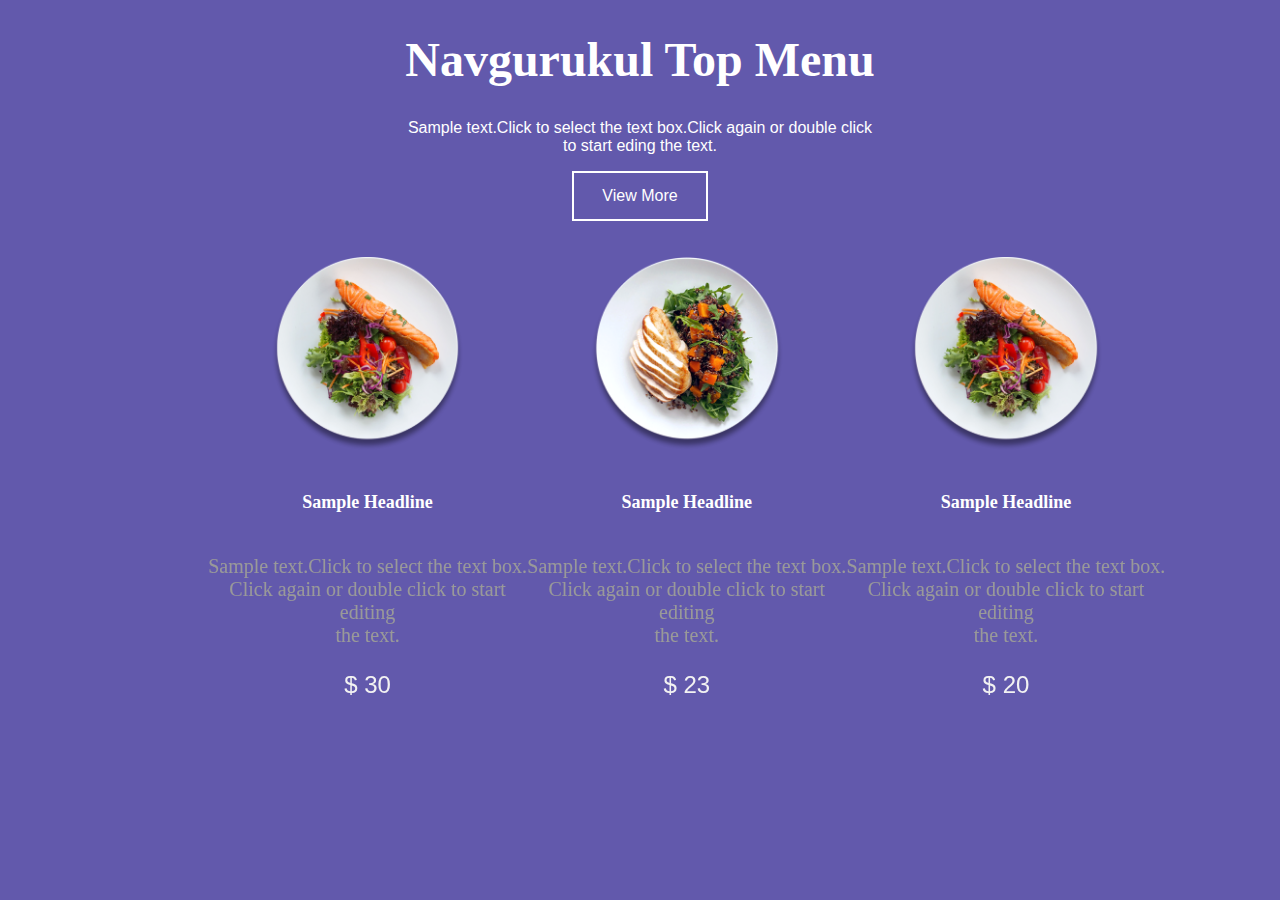
<file: web-page-master/index.html>
<!DOCTYPE html>
<html lang="en">
<head>
    <link rel="stylesheet" href="index.css">
    <title>Document</title>
</head>
<body>
    <h1 class="name">Navgurukul Top Menu </h1>
    <p class="small_heading">Sample text.Click to select the text box.Click again or double click<br> to start eding the text.</br></p>
    <button class="button">View More</button>
<div class="row">
    <div class="column">
        <p><img class="img" src="nice1.png"></p>
        <h6 class="sample">Sample Headline</h6>
        <p class="paera">Sample text.Click to select the text box.<br>Click again or double click to start editing<br>the text.</br></p>
        <p class="doller">$ 30</p>
    </div>
    <div class="column">
        <p><img class="img" src="nice2.png"></p>
        <h6 class="sample">Sample Headline</h6>
        <p class="paera">Sample text.Click to select the text box.<br>Click again or double click to start editing</br> the text.</br></p>
        <p class="doller">$ 23</p>
    </div>
    <div class="column">
        <p><img class="img" src="nice1.png"></p>
        <h6 class="sample">Sample Headline</h6>
        <p class="paera">Sample text.Click to select the text box.<br>Click again or double click to start editing</br> the text.</br></p>
        <p class="doller">$ 20</p>
    </div>
</div>
</body>
</html>
</file>
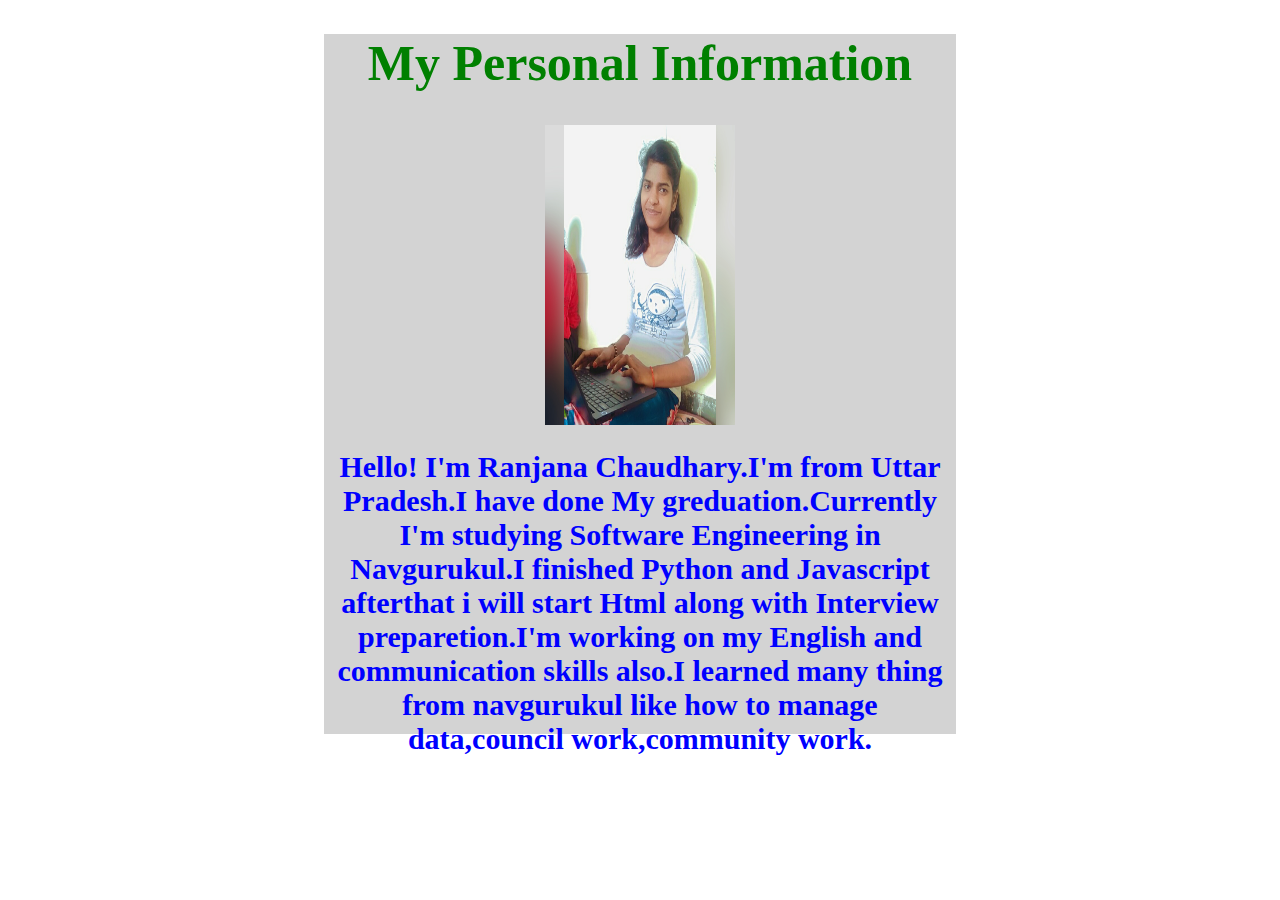
<file: portfolio-website-master/about.html>
<!DOCTYPE html>
<html>
<body>
<style>
h1{color:green;
}
h2{color: blue;
}
div{background-color: lightgrey;
    margin-left: auto;
    margin-right: auto;
    height: 700px;
    width: 50%;
}
.image {
  display: block;
  margin-left: auto;
  margin-right: auto;
  width: 30%;
}
h1 {text-align: center;}
h2{text-align: center;}
</style>
<div>
<h1 style="font-size:50px">My Personal Information</h1>
<img src="person.jpg" class="image" height="300" >
<h2 style="font-size:30px">Hello! I'm Ranjana Chaudhary.I'm from Uttar Pradesh.I have done My greduation.Currently I'm studying Software Engineering in Navgurukul.I finished Python and Javascript afterthat i will start Html along with Interview preparetion.I'm working on my English and communication skills also.I learned many thing from navgurukul like how to manage data,council work,community work.</h2>

</div>
</body>
</html>
</file>
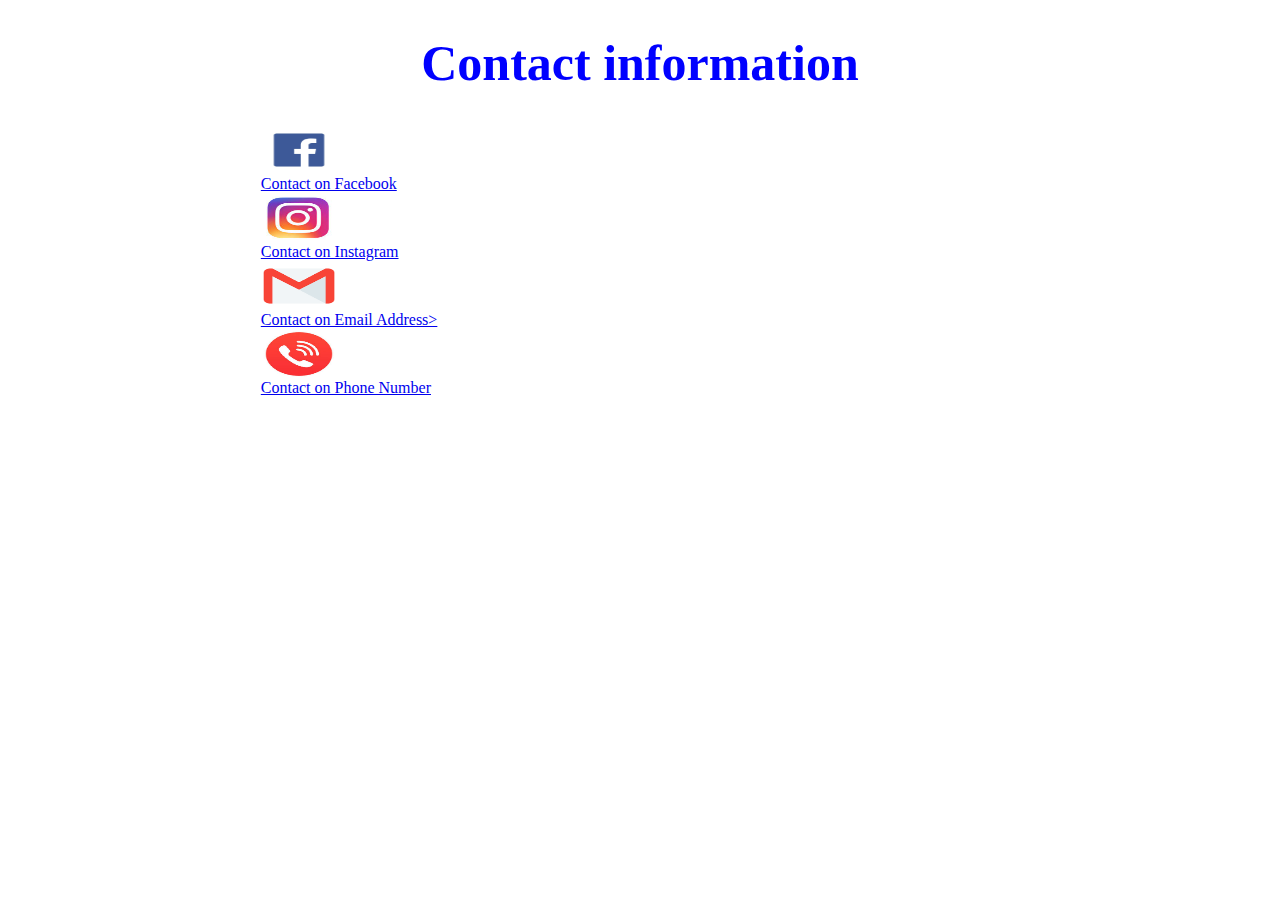
<file: portfolio-website-master/contact.html>
<!DOCTYPE html>
<html>
<body>
<style>
div{background-color: white;
    margin-left: auto;
    margin-right: auto;
    height: 500px;
    width: 60%;
}
.image {
  display: block;
  margin-right: right;
  width: 10%;
}
h1 {text-align: center;
    color:blue}
</style>
<div>
<h1 style="font-size:50px">Contact information</h1>
<img src="fb.jpg" class="image" height="50" >
<a href="https://www.facebook.com/Ranjana24081996">Contact on Facebook</a>
<img src="insta.jpg" class="image" height="50" >
<a href="https://www.instagram.com/p/COxsfkVl9rszXk-dCTbJaQq4mfLRhXAQpAHvo80/?utm_medium=copy_link">Contact on Instagram </a>
<img src="email1.jpg" class="image" height="50" >
<a href="rc6307108245@gmail.com">Contact on Email Address></a>
<img src="call.jpeg" class="image" height="50" >
<a href="6307108245">Contact on Phone Number </a>
</div>
</body>
</html>
</file>
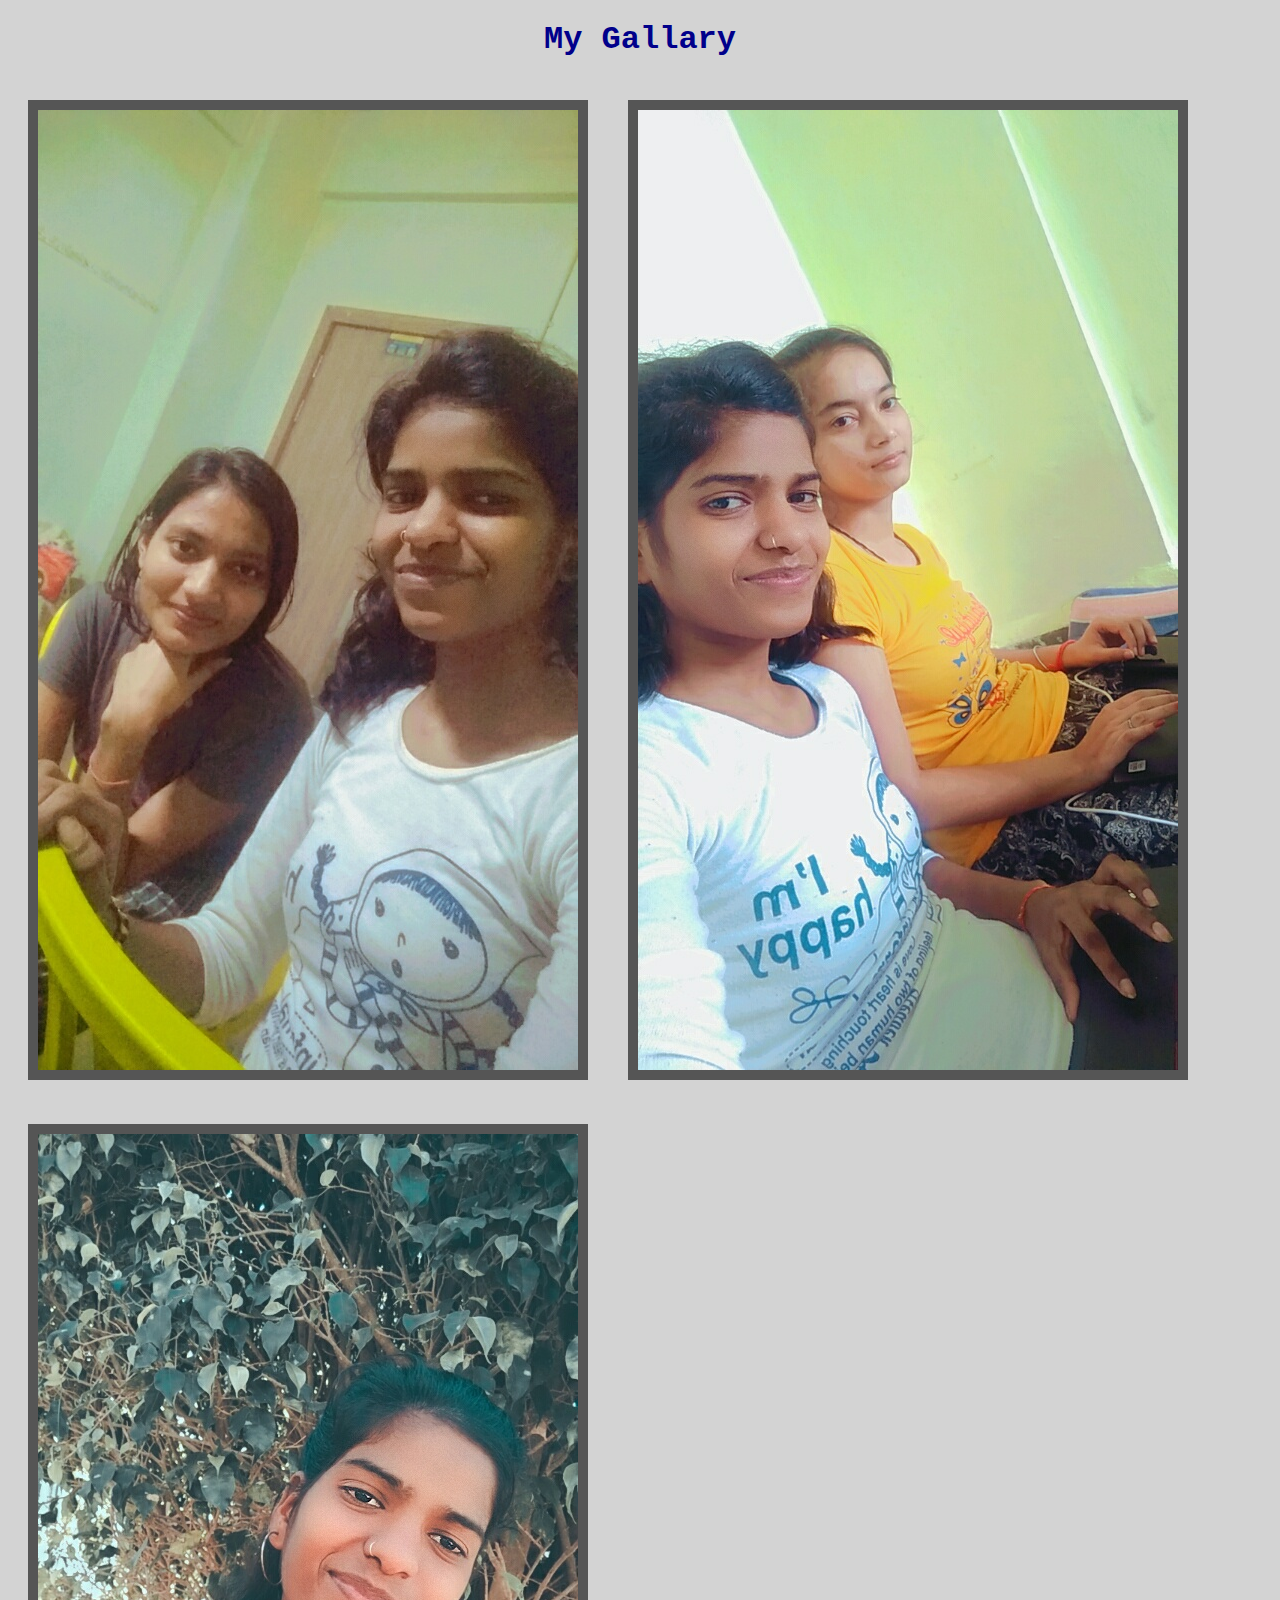
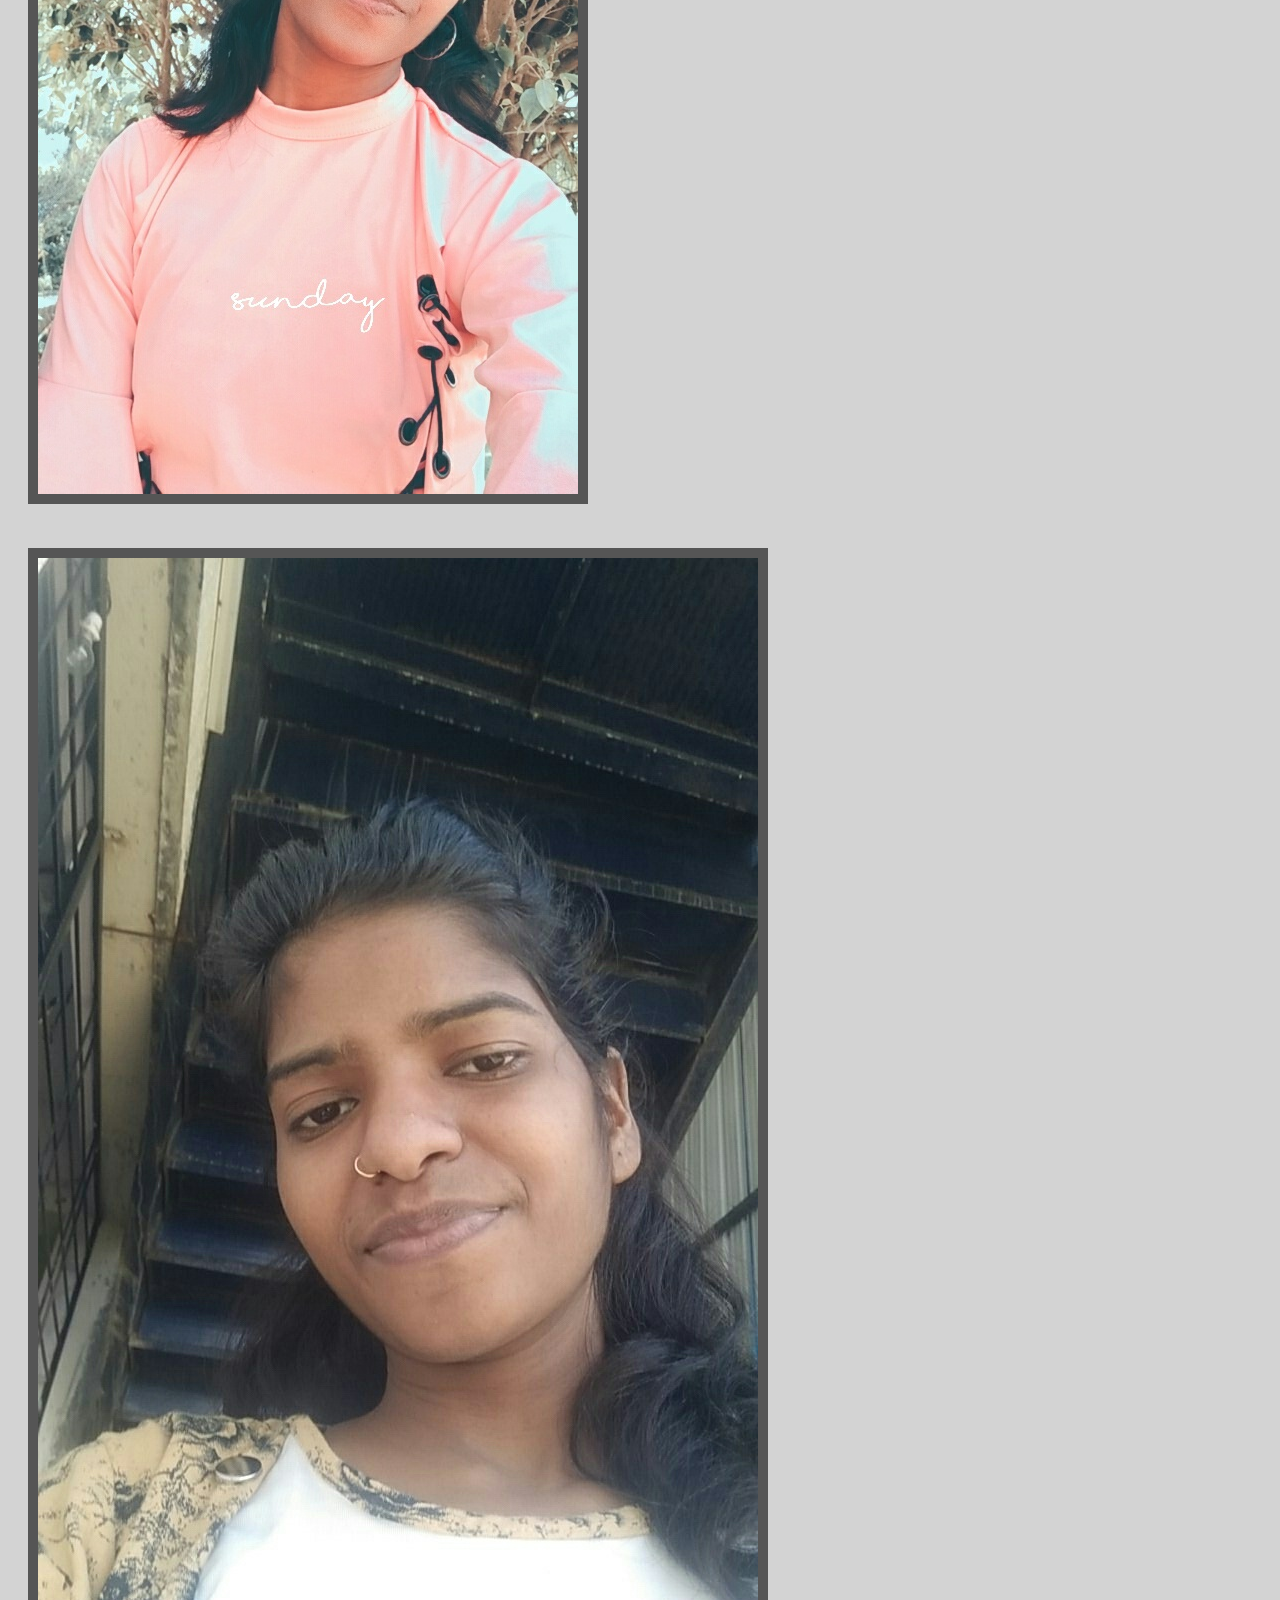
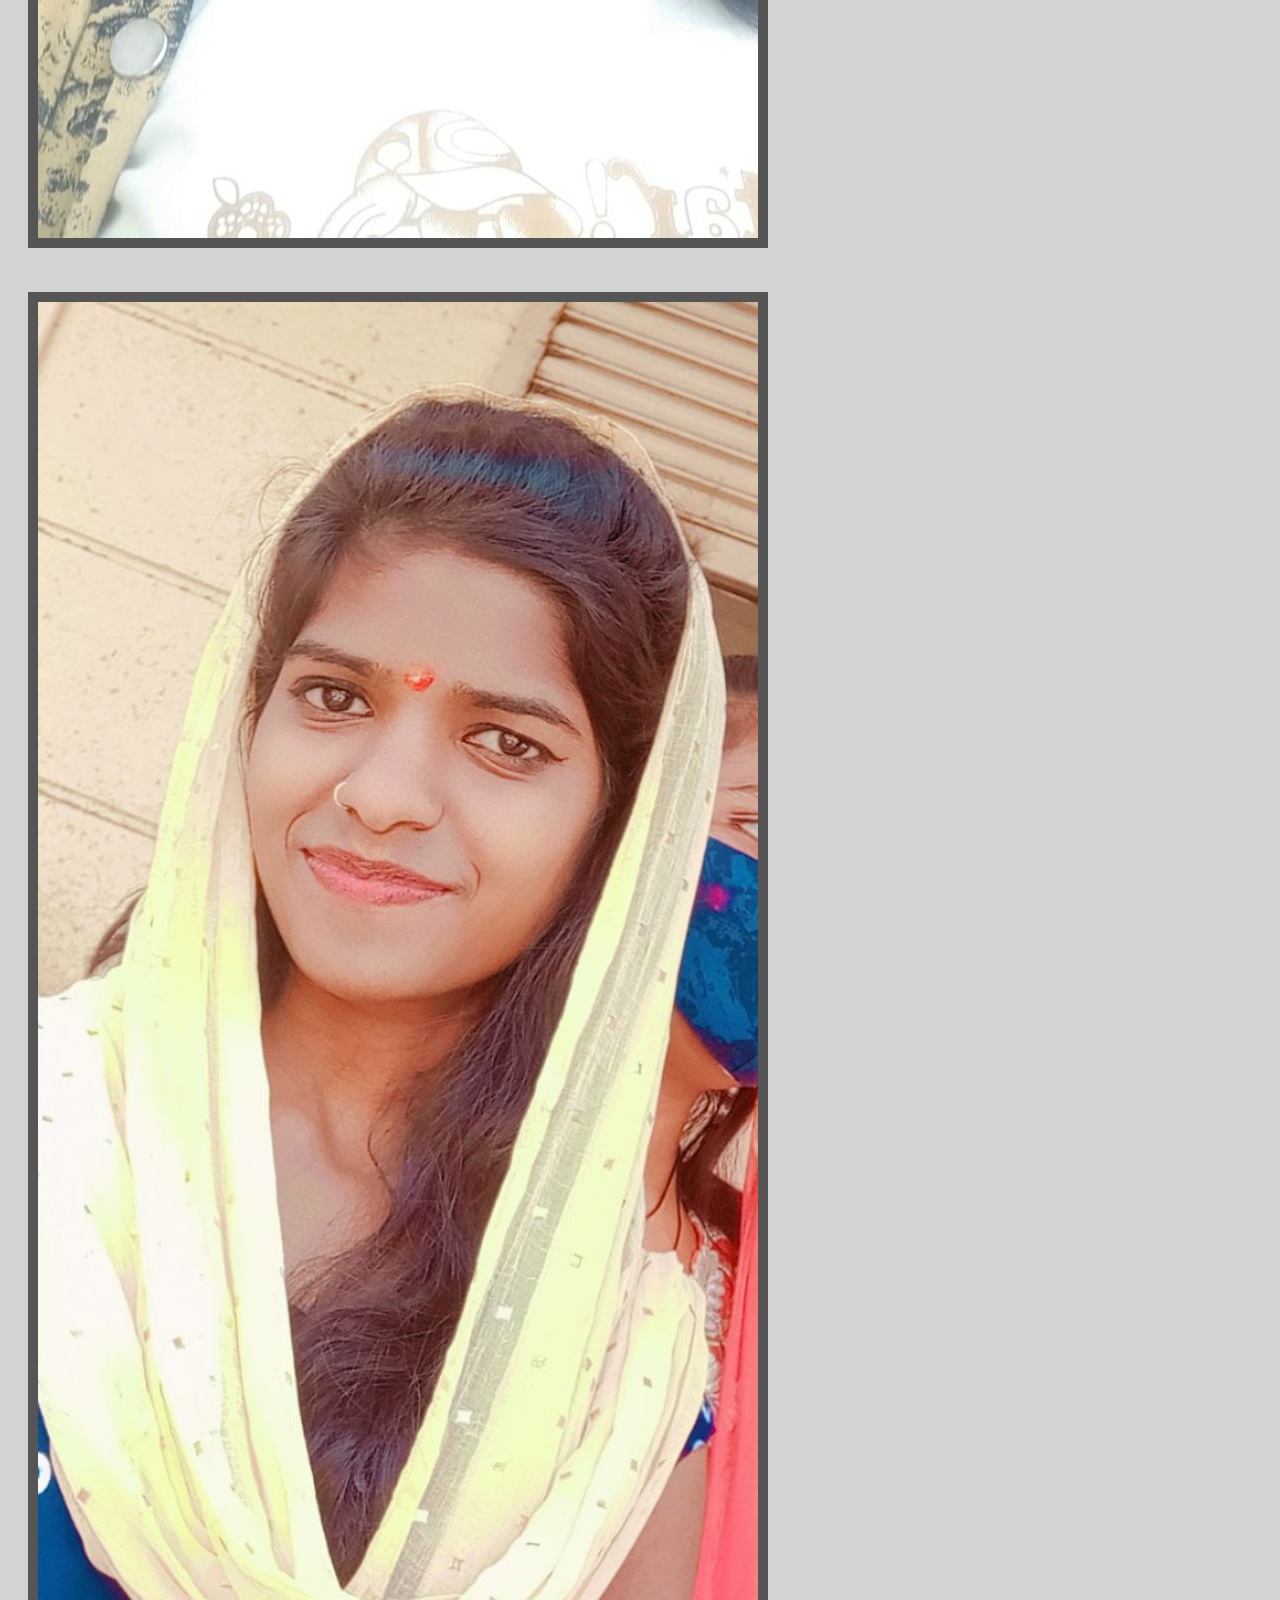
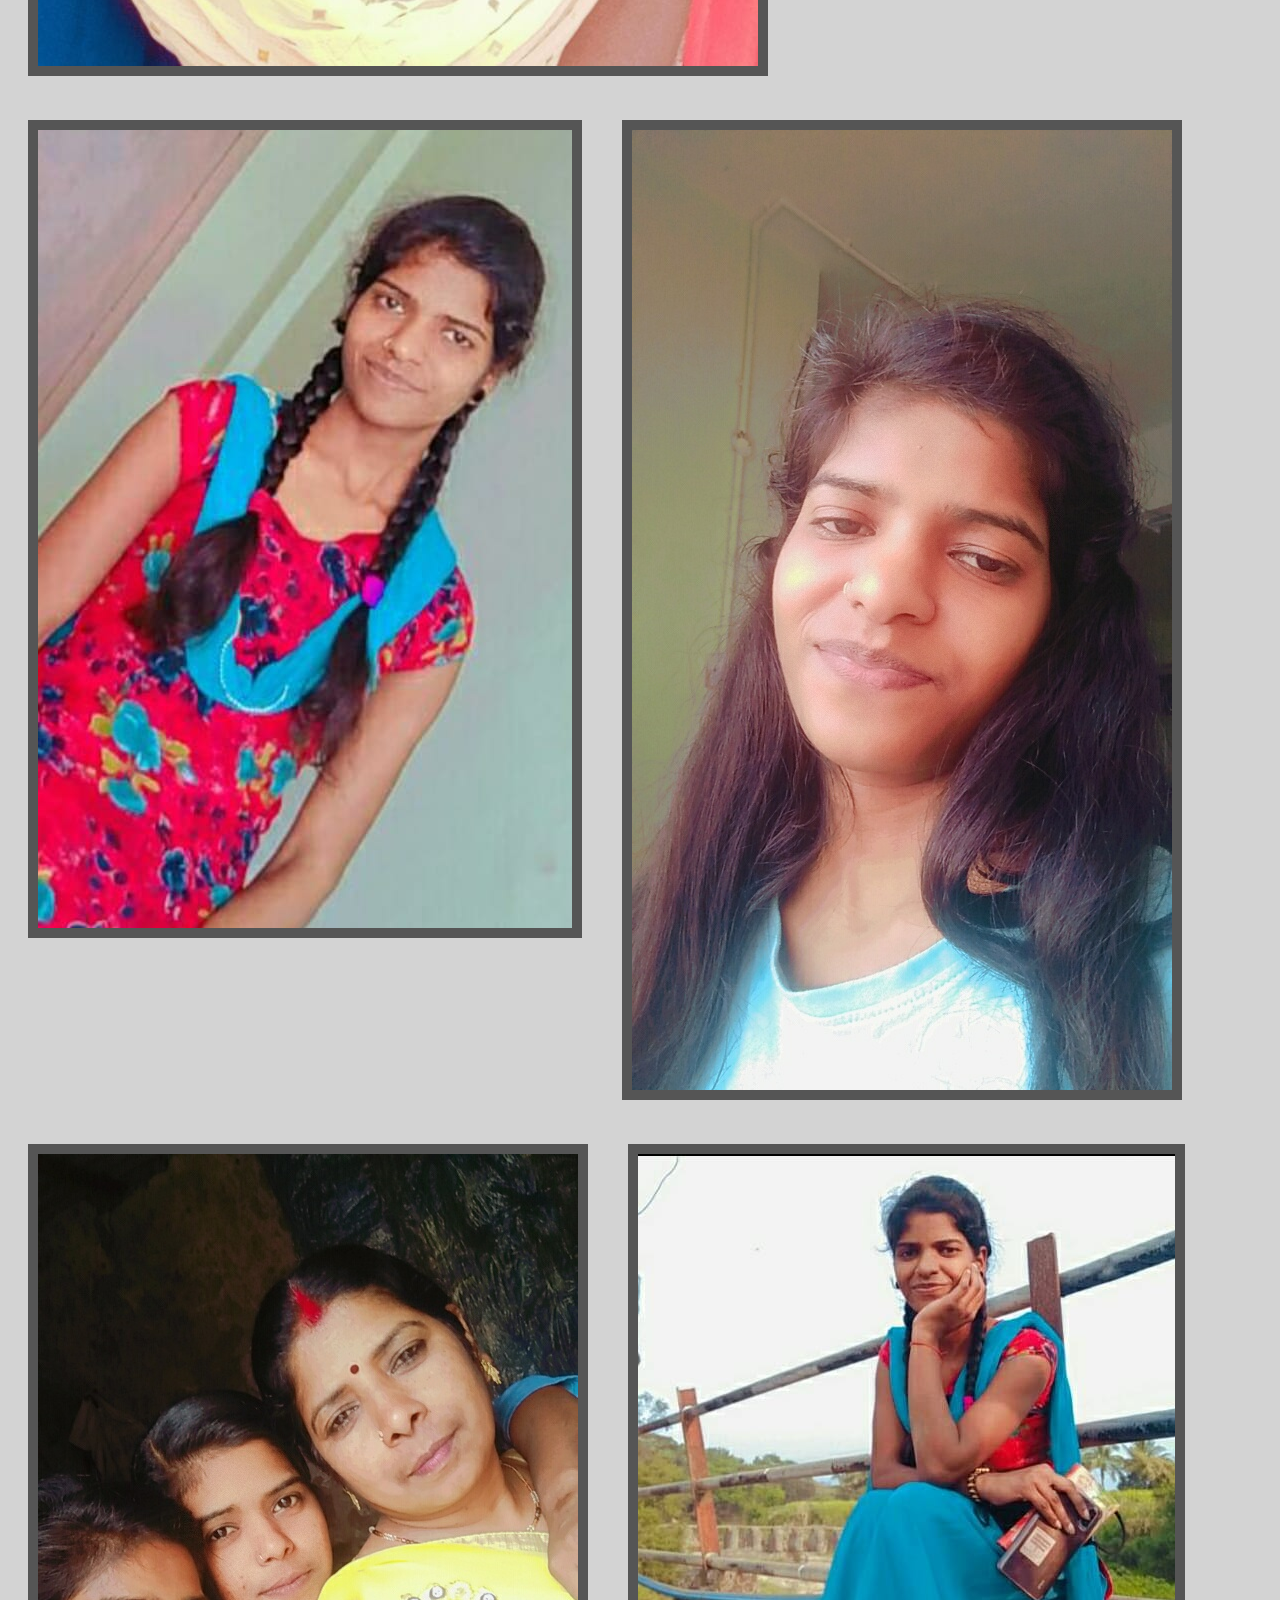
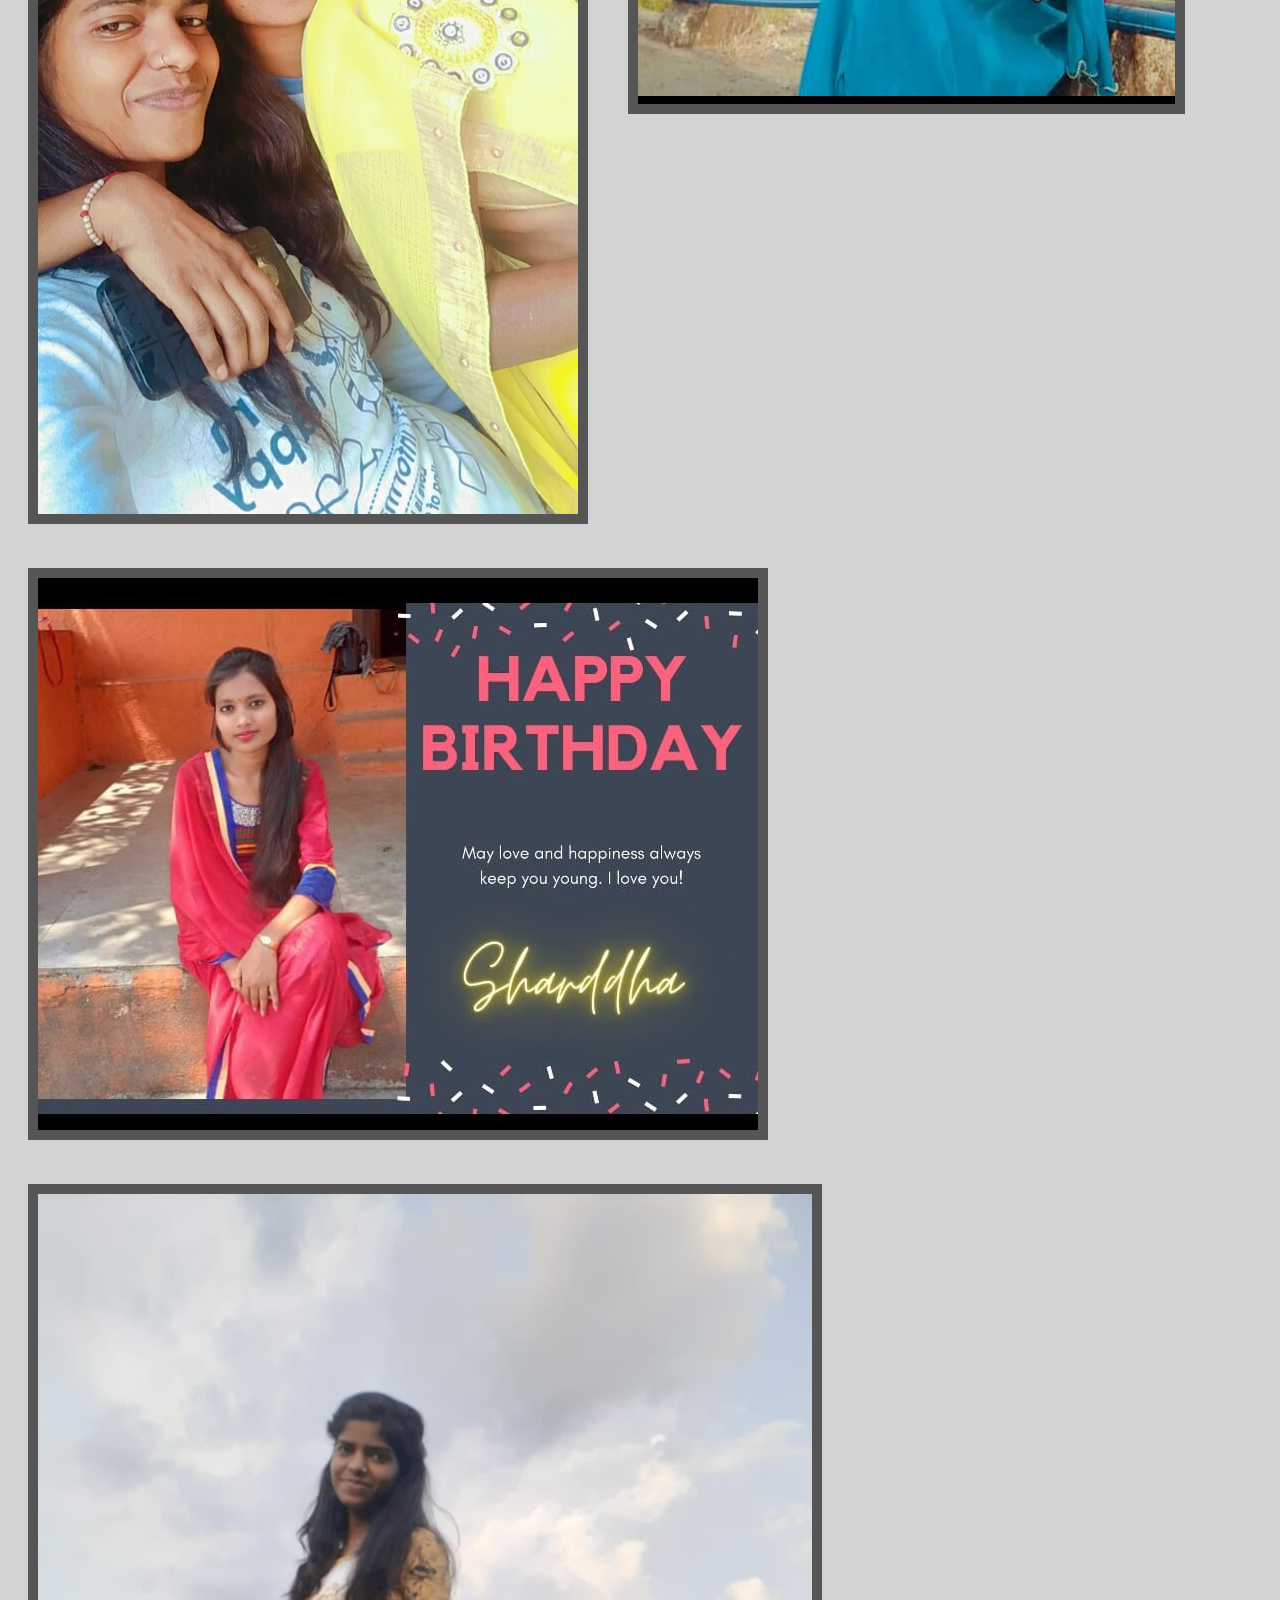
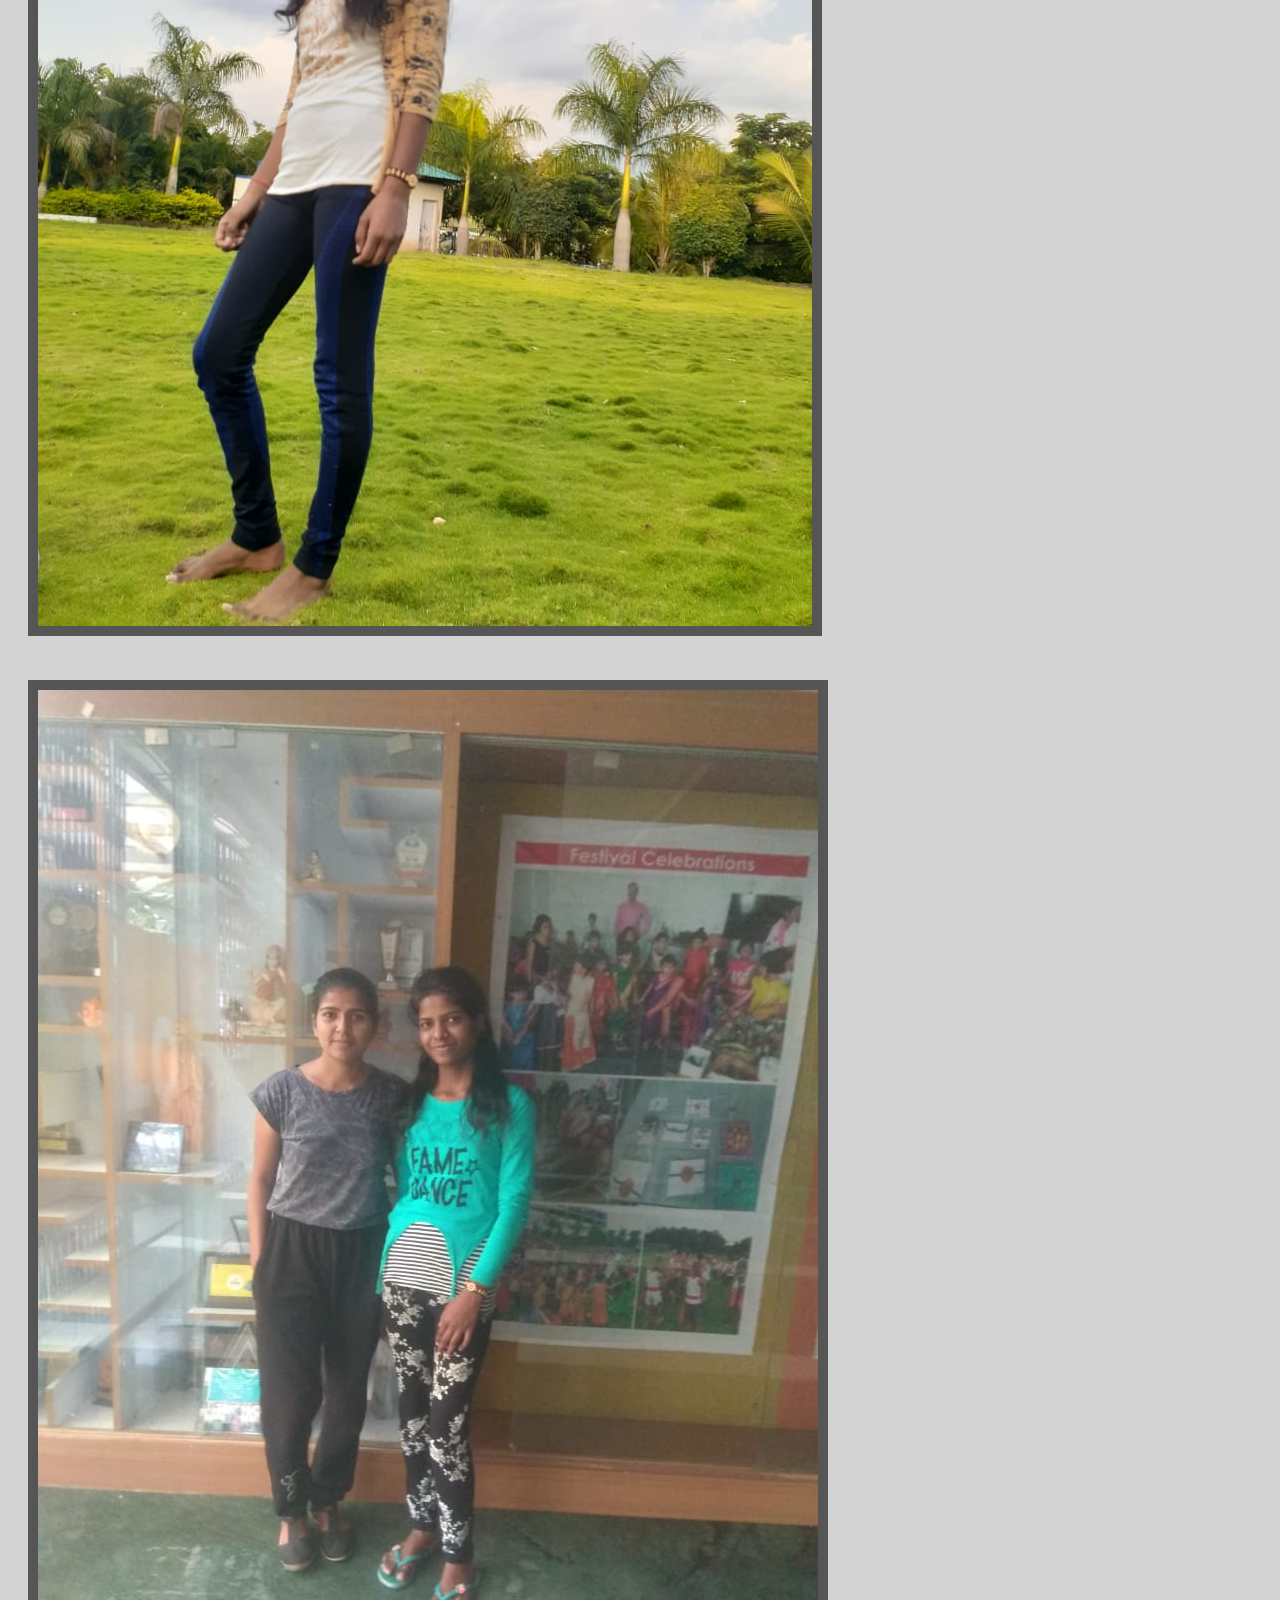
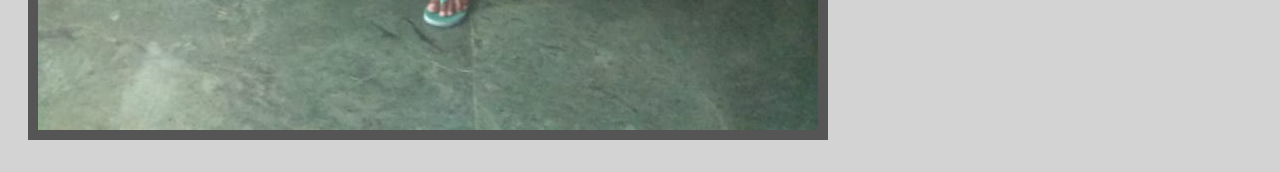
<file: portfolio-website-master/images.html>
<!DOCTYPE html>
<html>
<body>
<style>
h1{color:darkblue;
}
h2{color: blue;
}
body{background-color: lightgrey;
}
.column {
  float: left;
  padding: 20px;
}

/* Clear floats after image containers */
.row::after {
  content: "";
  clear: both;
  display: table;
}
.main_div{display: block;
     margin-left: auto;
     margin-right: auto;
 }

img {
  border: 10px solid #555;
}

h1 {text-align: center;}
h2{text-align: center;}
</style>
<h1 style="font-family:'Courier New'" style="font-size:100px">My Gallary</h1>
<div class="main_div">
 <div class="row">
  <div class="column">
    <img src="photo.jpg" class="image3" >
  </div>
  <div class="column">
    <img src="study.jpg" class="image4" >
  </div>
  <div class="column">
    <img src="myimage.jpg" class="image4" >
  </div>
  <div class="column">
    <img src="first.jpg" padding="50" >
  </div>
  <div class="column">
    <img src="IMG6.jpg" class="image4" >
  </div>
  <div class="column">
    <img src="img1.jpg" class="image4">
  </div>
  <div class="column">
   <img src="ranjana.jpg" class="image1" >
  </div>
  <div class="column">
    <img src="family.jpg" class="image2" >
  </div>  
  <div class="column">
    <img src="img2.jpg" class="image4" >
  </div>
  <div class="column">
    <img src="sh.jpg" class="image4" >
  </div>
  <div class="column">
    <img src="IMG3.jpg" class="image4" >
  </div>
  <div class="column">
    <img src="IMG7.jpg" class="image4" >
  </div>
  
 </div> 
</div>
 
</body>
</html>
</file>
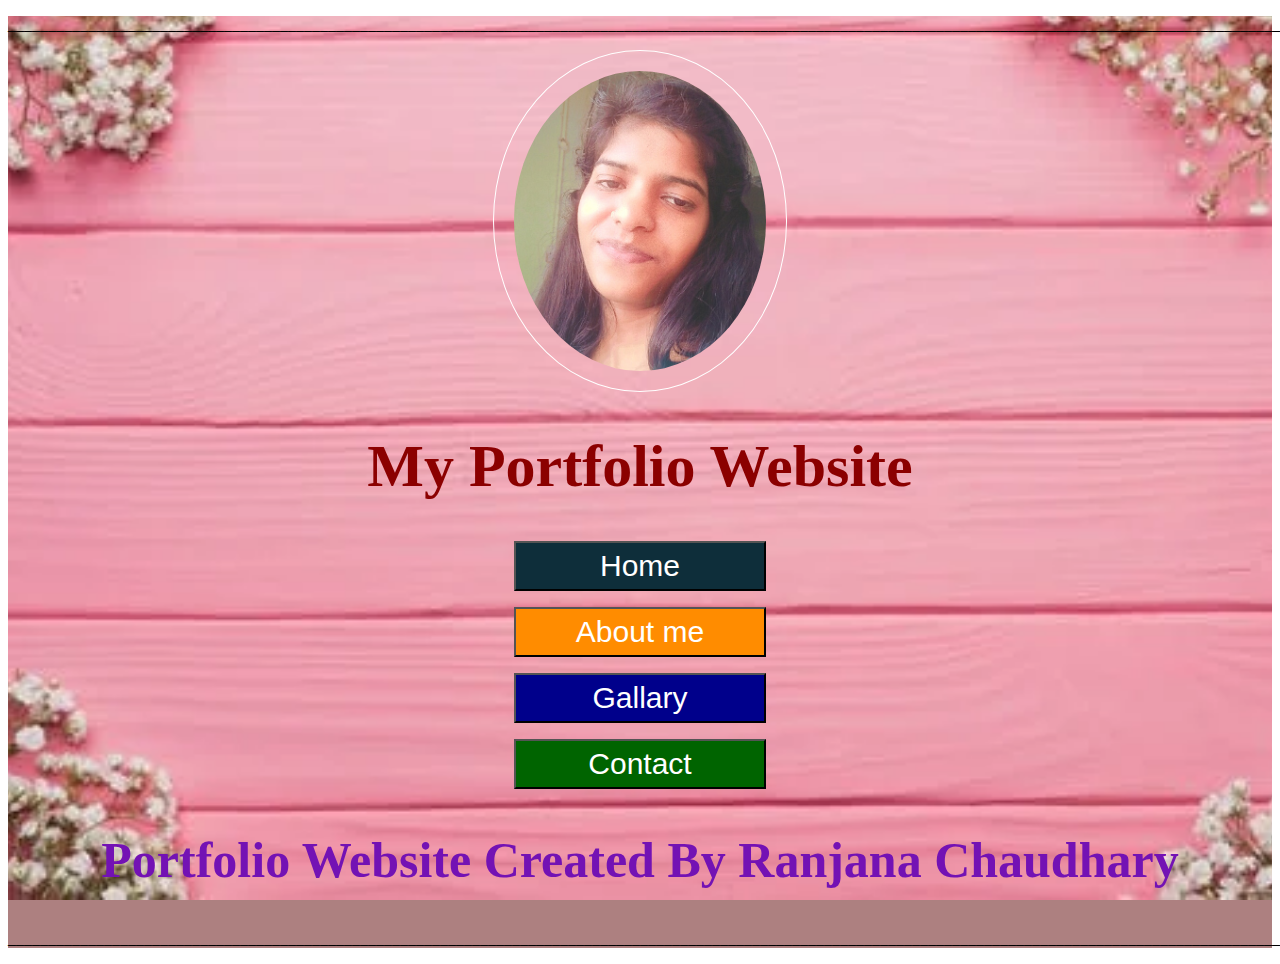
<file: portfolio-website-master/portfolio.html>
<!DOCTYPE html>
<html>
<style>
.center {
  display: block;
  margin-left: auto;
  margin-right: auto;
  width: 20%;
}
/* .main_div{background-image: front.jpeg; */

/* } */
h1 {text-align: center;}
h2{text-align: center}
h1{color: darkred;}
h2{color: rgb(115, 18, 180);}
img {
  border-radius: 50%;
  border: 1px solid #ddd;
  padding: 20px;
  width: 10px;
  border-color: white;
}
.Button{
  background-color: rgb(14, 46, 58); /* Green */
  color: white;
  display: block;
  margin-left: auto;
  margin-right: auto;
  height: 50px;
  width: 20%
  
}

.Button2{
  background-color: darkorange; /* Green */
  color: white;
  display: block;
  margin-left: auto;
  margin-right: auto;
  height: 50px;
  width: 20%
}
.Button3{
  background-color: darkblue; /* Green */
  color: white;
  display: block;
  margin-left: auto;
  margin-right: auto;
  height: 50px;
  width: 20%
}
.Button4{
  background-color: darkgreen; /* Green */
  color: white;
  display: block;
  margin-left: auto;
  margin-right: auto;
  height: 50px;
  width: 20%
}
.main_div{background-color: rgb(173, 128, 128);
          background-image: url("fronr7.jpg");
          background-repeat: no-repeat;
          background-attachment: fixed;  
          background-size: cover;
}
</style>


<body>
<div class="main_div">
<p>[base64]</p>
<img src="ranjana2.jpg"  class="center"   height="300" >
<head>
	<h1 style="font-size:60px"> My Portfolio Website </h1>
</head>


<div class="info">
  <form action="file:///home/dhanshri/portfoliyo%20website/portfolio.html">
  <p><input  type="submit" style="font-size:30px" value="Home"     class="Button"></p>
  </form>
  <form action="file:///home/dhanshri/portfoliyo%20website/about.html" >
  <p><input  type="submit" style="font-size:30px" value="About me" class="Button2"></p>
  </form>
  <form action="file:///home/dhanshri/portfoliyo%20website/images.html">
  <p><input  type="submit" style="font-size:30px" value="Gallary"  class="Button3"></p>
  </form>
  <form action="file:///home/dhanshri/portfoliyo%20website/contact.html"
  <p><input  type="submit" style="font-size:30px" value="Contact"
   class="Button4"></p>
   </form>
  
</div>
<h2 style="font-size:50px"> Portfolio Website Created By Ranjana Chaudhary </h2>

<p>[base64]</p>
</div>
</body>
</html>
</file>
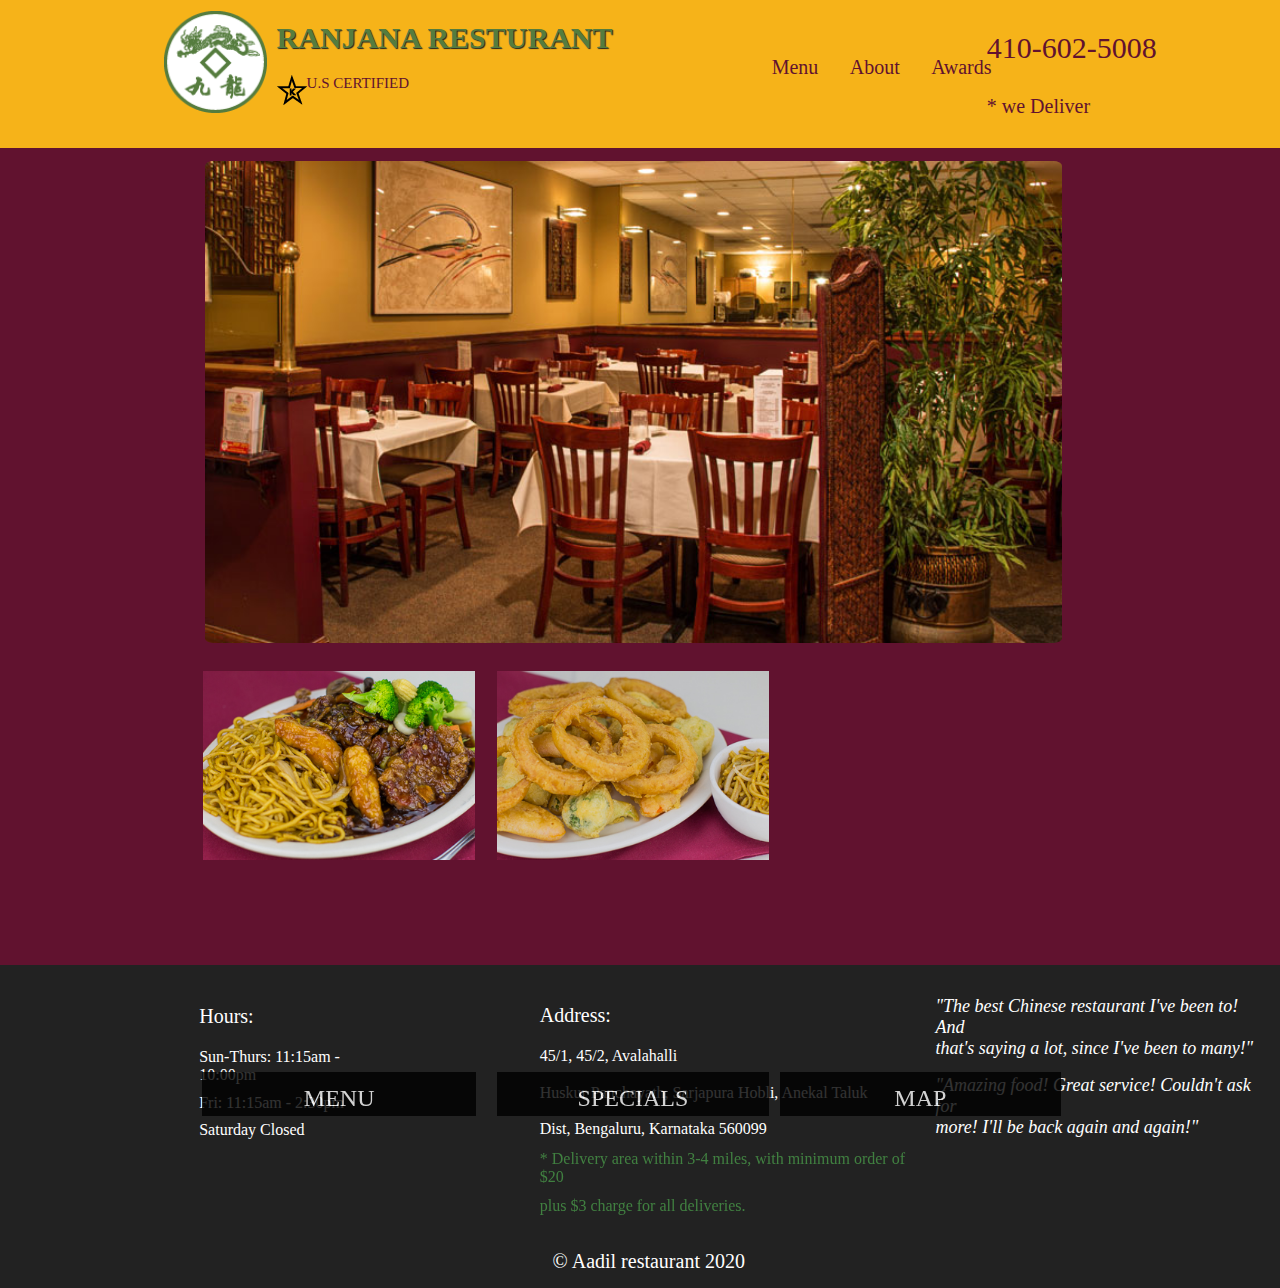
<file: Resturant-Page-master/resturant.html>
<!DOCTYPE html>
<html>
<head>
    <link rel="stylesheet" href="https://cdnjs.cloudflare.com/ajax/libs/font-awesome/4.7.0/css/font-awesome.min.css">
    <link rel="stylesheet" href="resturant.css">
    <link rel="stylesheet" media="screen and (max-width: 600px)" href="smallscreen.css">
    <linl href="https://fonts.google.com/specimen/Lora?query=lora">
    <title>Ranjana Resturant</title>
</head>
<body>
    <nav class="nav">
        <img class="img" src="logo.png">
        <div class="navbar">
            <h1 class="img2">Ranjana Resturant</h1>
            <img class="img1" src="star-k-logo.png">
            <p class="img3"> U.S CERTIFIED</p>
        </div>
        <div class="new_div">
            <li class="li">Menu</li>
            <li class="li">About</li>
            <li class="li">Awards</li>
        </div>
        <div class="li1">
            <p class="li2">410-602-5008</p>
            <p class="main">* we Deliver</p>
        </div>
    </nav>
    <div class="star">
        <img class="menu" src="home.jpg">
        <div class="small">
            <img class="small1" src="menu-tile.jpg">
            <div class="span">Menu</div>
            <img class="small1" src="specials-tile.jpg">
            <div class="span1">Specials</div>
            <p class="small2"><iframe src="https://www.google.com/maps/embed?pb=!1m14!1m8!1m3!1d121203.26078303362!2d73.7674015!3d18.3198051!3m2!1i1024!2i768!4f13.1!3m3!1m2!1s0x3bc292c09a86cf1d%3A0xa0cb27717468f046!2sKusagaon%2C%20Maharashtra%20412205!5e0!3m2!1sen!2sin!4v1626187807969!5m2!1sen!2sin" width="400" height="260" style="border:0;" allowfullscreen="" loading="lazy"></iframe></p>
            <div class="span2">Map</div>
            
        </div>
    </div>
    <div class="footer"> 
        <div class="bottom_div">
            <div class="text1">
                <p>Hours:</p>
                <li class="new">Sun-Thurs: 11:15am - 10:00pm</li>
                <li class="new">Fri: 11:15am - 2:30pm</li>
                <li class="new">Saturday Closed</li>
            </div>
            <div class="text2">
                <p class="new">Address:</p>
                <li class="new">45/1, 45/2, Avalahalli</li>
                <li class="new">Huskur Panchayath, Sarjapura Hobli, Anekal Taluk</li>
                <li class="new">Dist, Bengaluru, Karnataka 560099</li>
                <li class="miles">* Delivery area within 3-4 miles, with minimum order of $20</li>
                <li class="miles">plus $3 charge for all deliveries.</li>
            </div>
            <div class="text3">
                <li>"The best Chinese restaurant I've been to! And <br class="new">that's saying a lot, since I've been to many!"</br></li>
                <li class="new">"Amazing food! Great service! Couldn't ask for <br class="new">more! I'll be back again and again!"</br></li>
            </div>
        </div>
        <div class="div">© Aadil restaurant 2020</div>
    </div> 
</body> 
</html>
</file>
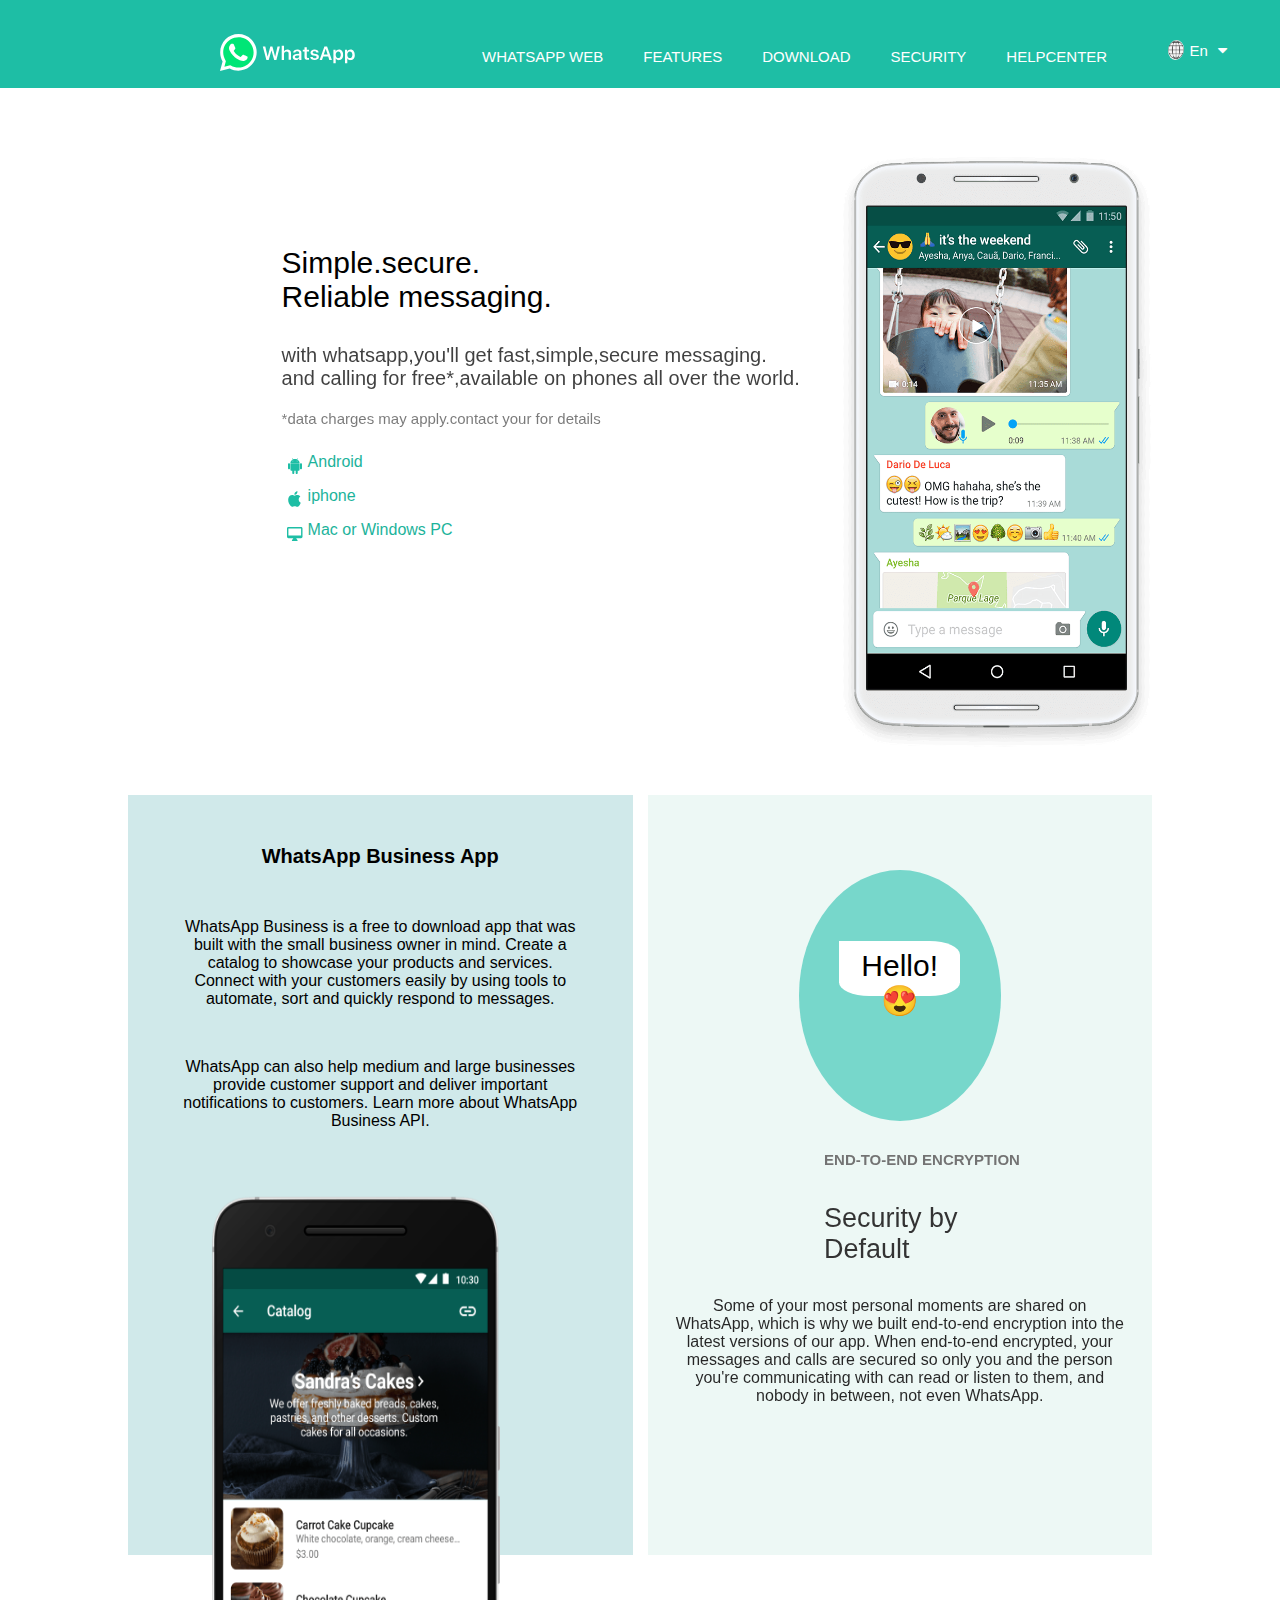
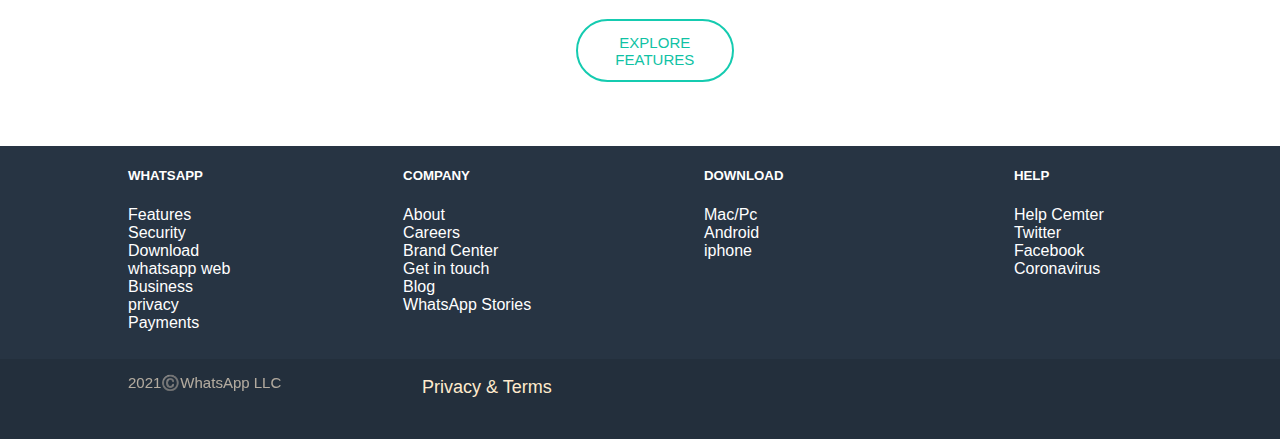
<file: whatsup-page-master/new.html>
<!DOCTYPE html>
<html>
<head>
    <link rel="stylesheet" href="https://cdnjs.cloudflare.com/ajax/libs/font-awesome/4.7.0/css/font-awesome.min.css">
    <link rel="stylesheet" href="new.css">
    <title>whatsapp</title>
</head>
<body>
<div class="navbar">
    <img class="logo" src="logo.svg">
    <div class="svag">
    <a href="#whatsapp">WHATSAPP  WEB</a>
    <a href="#features">FEATURES</a>
    <a href="#download">DOWNLOAD</a>
    <a href="#security">SECURITY</a>
    <a href="#helpcenter">HELPCENTER</a>
    <img class="dropbtn1" src="download1.png">
    <button class="dropbtn">En</button>
    <i class="fa fa-caret-down"></i>
    </div>
</div>
<div id="uniqe">
    <div class="main_div">
        <div class="div1">
            <p>Simple.secure.<br>Reliable messaging.</br></p>
            <p class="small">with whatsapp,you'll get fast,simple,secure messaging.<br>and calling for free*,available on phones all over the world.</br></p>
            <p class="data">*data charges may apply.contact your for details</p>
            <div class="apps">
            <img class="whats" src="logo1.svg">
            <p class="whats1">Android</p>
            <img class="whats" src="new1.svg">
            <p class="whats1">iphone</p>
            <img class="whats" src="logo2.svg">
            <p class="whats1">Mac or Windows PC</p>
            </div>
        </div>
        <img class="img" src="photo.png">
    </div>
    <div class="flex-container">
        <div class="flex1">
            <h1 class="heading1">WhatsApp Business App</h1>
            <p class="prag">WhatsApp Business is a free to download app that was built with the small business owner in mind. Create a catalog to showcase your products and services. Connect with your customers easily by using tools to automate, sort and quickly respond to messages.</p>
            <p class="prag">WhatsApp can also help medium and large businesses provide customer support and deliver important notifications to customers. Learn more about WhatsApp Business API.</p>
            <div class="phone"><img  class="phone-image" src="phone.png"></div>      
        </div>
        <div class="flex2">
            <div class="radiuce">
                <p class="element">Hello!😍️</p>
            </div>  
            <h6 class="p">END-TO-END ENCRYPTION</h6> 
            <p class="end">Security by Default</p>
            <p class="Security1">Some of your most personal moments are shared on WhatsApp, which is why we built end-to-end encryption into the latest versions of our app. When end-to-end encrypted, your messages and calls are secured so only you and the person you're communicating with can read or listen to them, and nobody in between, not even WhatsApp.</p>
        </div>
    </div>
    <p class="explore">EXPLORE FEATURES</p> 
    <div class="m_div"> 
        <div class="bottom_div">
            <div class="text1">
                <h5>WHATSAPP</h5>
                <li>Features</li>
                <li>Security</li>
                <li>Download</li>
                <li>whatsapp web</li>
                <li>Business</li>
                <li>privacy</li>
                <li>Payments</li>
            </div>
            <div class="text2">
                <h5>COMPANY</h5>
                <li>About</li>
                <li>Careers</li>
                <li>Brand Center</li>
                <li>Get in touch</li>
                <li>Blog</li>
                <li>WhatsApp Stories</li>
            </div>
            <div class="text3">
                <h5>DOWNLOAD</h5>
                <li>Mac/Pc</li>
                <li>Android</li>
                <li>iphone</li>
            </div>
            <div class="text4">
                <h5>HELP</h5>
                <li>Help Cemter</li>
                <li>Twitter</li>
                <li>Facebook</li>
                <li>Coronavirus</li>
            </div>
        </div>
    </div>  
    <div class="terms">
        <p class="paera">2021©️WhatsApp LLC</p>
        <p class="paera1">Privacy & Terms</p>
    </div>
</div>
</body>
</html>
</file>
<file: web-page-master/index.css>
.name{
    color: white;
    text-align: center;
    font-family: serif;
    font-size: 48px;
}
.small_heading{color:white;
               text-align: center;
               font-family: sans-serif;
               font-size: 16px;
            }
.button{background-color: #6259ac;
        border: 2px solid white;
        padding: 14px 28px;
        font-size: 16px;
        color:white;
        display: block;
        margin-left: auto;
        margin-right: auto;
}
.sample{font-size: 18px;
        font-family: serif;
        color: white;
        text-align: center;
}
.paera{color:white;
       filter: contrast(20%);
       font-size: 20px;
       text-align: center;
}
body{
    background-color: #6259ac;
}
.row {
    margin-left: 200px;
    margin-top: 20px;
}
.column{float: left;
        width:30%;
        height:400px;   
}  
.doller{font-family: sans-serif;
        color: white;
        font-size: 24px;
        text-align: center;
        filter: contrast(90%)
}
  /* Clear floats after image containers */
.img{height: 60%;
    width: 60%;
    display: block;
    margin-left: auto;
    margin-right: auto;

}
</file>
<file: Resturant-Page-master/resturant.css>
body{
    margin: 0;
    padding: 0;
}
.img{
    float: left;
    height: 8%;
    width: 8%;
    margin-left: 12% !important;
    padding: 10px;
    /* background-image: url("logo.png"); */
    /* background-repeat: no-repeat; */
} 
h1{
    font-family: 'Lora', serif;
    color:#557c3e;
    text-transform: uppercase;
    font-weight:bold;
    text-shadow: 1px 1px 1px #222;
} 
.nav{
    display: flex;
    background-color: #f6b319;
    padding: 1px;
}
.img1{
    float: left;
}
.img3{
    font-size: 15px;
    margin-top: 5px;
    color: #61122f;
}

.img4{
    margin-left: 60%;
}
.li{
    margin-top: 35%;
    margin-left: 20%;
    color: #61122f;
}
.li1{
    margin-left: 7%;
    color:#61122f;
}
.li2{
    font-size: 30px;
}
.new_div{
    display:flex;
    margin-left: 10%;
    list-style: none;
    font-size: 20px;
}
.img2{
    font-size: 30px;
}
.navbar{
    display: block;
    margin-bottom: 40px;
    padding: 0px;
}
.menu{
    margin-left: 16%;
    margin-top: 1%;
    margin-bottom: 1%;
    height: 70%;
    width: 67%;
    border-radius: 1%;
}
.span{
    position: absolute;
    bottom: -24%;
    font-size: 150%;
    color: white;
    left: 15.8%;
    background-color:#000;
    text-align: center;
    padding: 1%;
    height: 2%;
    width:19.4%;
    opacity: .8;
    text-transform: uppercase;
}
.span1{
    position: absolute;
    bottom: -24%;
    font-size: 150%;
    color: white;
    left: 38.8%;
    background-color:#000;
    text-align: center;
    padding: 1%;
    height: 2%;
    width:19.3%;
    opacity: .8;
    text-transform: uppercase;
}
.span2{
    position: absolute;
    bottom: -24%;
    font-size: 150%;
    color: white;
    left: 60.9%;
    background-color:#000;
    text-align: center;
    padding: 1%;
    height: 2%;
    width:20.0%;
    opacity: .8;
    text-transform: uppercase;
}

.star{
    background-color: #61122f;
}
.small{
    display:flex;
    margin-left: 15%;   
}
.main{
    margin-top: 2%;
}
.small1{
    padding: 1%;
    height: 35%;
    width: 25%;
}
.small2{
    margin-right: 1%;
}
.bottom_div{
    list-style-type: none;
    display: flex;
    color: white;
    margin-left: 14%;
    padding: 20px;
}
p{
    font-size: 20px;
}
.footer{
    background-color: #222222;
}
.text1{
    font-size: 16px;
}
.text2{
    margin-left: 14%;
    font-size: 16px;
}
.text3{
    margin-top: 1%;
    font-style: italic;
    margin-left: 2%;
    font-size: 18px;
}
.new{
    margin-top: 5%;
}
.miles{
    color: green;
    margin-top:3%;
    filter: contrast(50%);
}
.div{
    color: white;
    margin-left: 42%;
    padding: 15px;
    font-size: 20px;
}
@media (max-width: 736px){
h1 {
    padding-top: 5px;
    font-size: 20vw;
    color:blue;
}
.img {
    /* float: left; */
    /* height: 8%; */
    /* width: 8%; */
    margin-left: -9%;
    /* padding: 10px; */
    /* background-image: url(logo.png); */
    /* background-repeat: no-repeat; */
}
}
</file>
<file: Resturant-Page-master/smallscreen.css>
@media (max-width: 767px){
.navbar{
    padding-top: 10px;
    height: 80px;
}
.h1{font-family: 'Lora', serif;
    color: #557c3e;
    font-size: 1.5em;
    text-transform: uppercase;
    font-weight: bold;
    text-shadow: 1px 1px 1px #222;
    margin-top: 1%;
    margin-bottom: 0%;
    line-height: .75%;
}
}
</file>
<file: whatsup-page-master/new.css>
.div1{
  float:left;
  display: block;
  margin-top: 10%;
  margin-left: 22%;  
}
.img{
    width: 318px;
    height: 599px;
    margin-top: 5%;
    margin-left: 3%;
}
p{
  font-size: 30px;}
.small{
  font-size: 20px;
  filter: contrast(50%);
}
.data{
  font-size: 15px;
  filter: contrast(5%);
}
.new{
  font-size: 17px;
  color:#1CB39B;
}
.whats{
  color:#1CB39B;
  float: left;
  padding: 1px;
}
.apps{
  margin-top: 5%;
}
.whats1{
  color:#1CB39B;
  font-size: Arial, Helvetica, sans-serif;
  font-size: 16px;
}
h6{
  float: left;}
body {
  margin: 0%;
  padding: 0%;
  font-family: Arial, Helvetica, sans-serif;
  }
  .navbar {
    background-color:#1EBEA5;
    font-family: -apple-system, BlinkMacSystemFont, "Segoe UI", Roboto, Oxygen, Ubuntu, Cantarell, "Open Sans", "Helvetica Neue", sans-serif;
    width: 96.9%;
    padding: 28px;
    height: 60%;
  } 
  .logo{
    float: left;
    padding: 5px;
    text-align: right;
    margin-left: 15%;
  }
  .navbar a {
    float: left;
    font-size: 15px;
    color: white;
    text-align: right;
    padding:20px;
    text-decoration: none;
  }
  .dropbtn {
    font-size: 15px;  
    border: none;
    outline: none;
    color: white;
    background-color: inherit;
    font-family: inherit;
    margin: 0;
  }
  .dropbtn1{
    height: 20px;
    width: 2%;
    background-color: #1CB39B;
    color: #1CB39B;
    overflow: hidden;
    border-radius: 60% 50%;
    margin-left: 5%;
    margin-top: 1.5%;
  }
  i{
    font-size: 16px;
    border: none;
    margin-top: 1.7%;
    color:white;
  }
  .new1{
    display: block;
    margin-left: 35%;
}
h1{
  text-align: center;
  font-size: 20px
}
.ad_123{
  text-align: center;
  font-size: 15px;
}
.id{
  padding: 0%;
  margin: 10%;
  font-size: 20px;
}
.phone1{
  width: 40%;
  height: 30%;
  margin-left: 33%;
}
.new_1{
  height: 10%; 
  width: 5%;
  display: block;
  margin-left: 40%;
  margin-bottom: 90%;
  padding: 5%;
  background-color: aqua;
  border-radius: 50% 50%;
}
.explore{
  color:hsl(170, 86%, 41%);
  font-size: 15px;
  border: 2px solid hsl(171, 81%, 44%);
  border-radius: 40px;
  text-align: center;
  width: 10%;
  padding: 1%;
  margin-top: 5%; 
  margin-left: 45%;       
}
.m_div{
  background-color: #273443;
  margin-top: 5%; 
  height: 213px; 
}
.bottom_div{
  display: block;
  margin-left: 10%;
}
  
.text1{
  color: white;
  list-style-type: none;
  float: left;
  padding: 0%; 
}
.text2{
  color: white;
  list-style-type: none;
  float:left;
  margin-left: 15%;
  }
.text3{
  color: white;
  list-style-type: none;
  float: left;
  margin-left: 15%;
    }
.text4{
  color: white;
  list-style-type:none;
  float: left;
  margin-left: 20%;
}
.paera{
  float:left;
  margin-left:  10%;
  font-size: 15px;
  color: blanchedalmond;
  filter: contrast(40%)
}
.paera1{
  float:left;
  margin-left: 11%;
  font-size: 18px;
  color: blanchedalmond;
}
.terms{
  background-color: #232F3C;
  display: block;
  height: 80px;
}
.phone{
  padding: 2%;
  margin-bottom: 7%;
}
.navbar img{
  float: left;
}
.flex1{
      background-color:#D0E9EA ;
      width: 50%;
      height: 760px;
}
.flex-item1{font-size: 16px;
}
.flex2{
  background-color:#EDF8F5;
  margin-left: 15px;
  width: 50%;
}
.radiuce{
  background-color:#77D7CB;
  width: 30%;
  height: 200px;
  padding: 5%;
  border-radius: 50% 50%;
  display:block;
  margin-top: 15%;
  margin-left: 30%;
}
.element{
  background-color: white;
  color: black;
  width: 70%;
  height: 40px;
  font-size: 30px;
  text-align: center;
  padding: 5%;
  margin-left: 10%;
  margin-top: 30%;
  border-bottom-left-radius: 25%;
  border-bottom-right-radius: 25%;
  border-top-right-radius: 25%;
}
.flex-container{
  display: flex;
  margin: 40px auto 0;
  padding: 0 10%;
}
.heading1{
  text-align: center;
  margin-top: 50px;
}
.prag{
  font-size: 16px;
  text-align: center;
  margin: 50px;
}
.phone-image{
  width: 85%;
  height: 530px;
}
.phone{
  width: 70%;
  height: 400px;
  overflow: hidden;
  margin: auto;
}
.p{
  font-size: 15px;
  margin-top: 30px;
  margin-left: 35%;
  filter: contrast(10%)
}
.end{
  font-size: 27px;
  margin-top: 5px;
  margin-right: 30%;
  margin-left: 35% ;
  filter: contrast(60%)
}
.Security1{
  font-size: 16px;
  text-align: center;
  margin: 20px;
  padding: 1%;
  margin-bottom: 70px;
  filter: contrast(70%);
}
.uniqe{
  display: block;
  top: 90%;}
.svag{
  margin-left: 35%;
}
</file>
